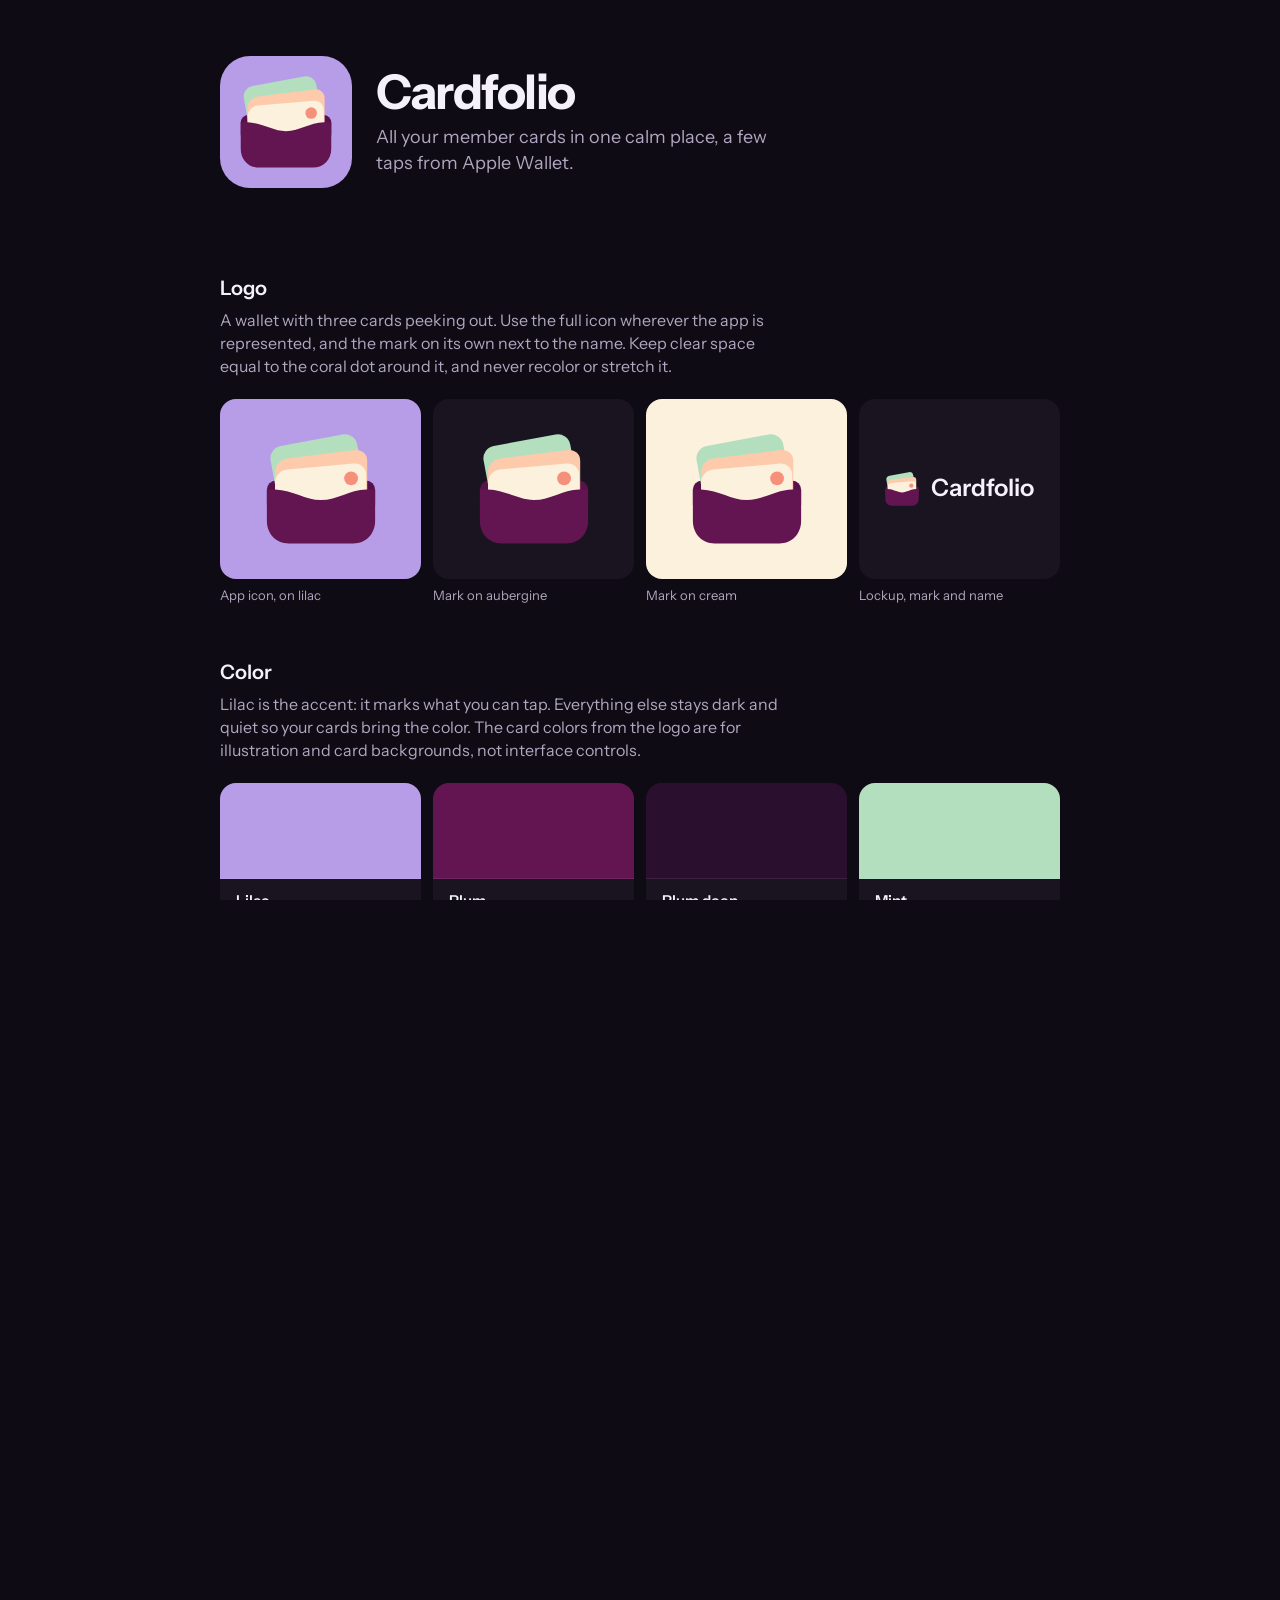
<file: brand.html>
<!doctype html>
<html lang="en">
<head>
  <meta charset="utf-8">
  <meta name="viewport" content="width=device-width, initial-scale=1, viewport-fit=cover">
  <meta name="theme-color" content="#0F0B14">
  <meta name="robots" content="noindex, nofollow">
  <title>Cardfolio brand</title>
  <link rel="icon" href="logo.svg" type="image/svg+xml">
  <link rel="preconnect" href="https://fonts.googleapis.com">
  <link rel="preconnect" href="https://fonts.gstatic.com" crossorigin>
  <link href="https://fonts.googleapis.com/css2?family=Instrument+Sans:wght@400;500;600;700&display=swap" rel="stylesheet">
  <link rel="stylesheet" href="styles.css">
  <style>
    .page { max-width: 880px; margin: 0 auto; padding: var(--s-8) var(--s-5) 64px; }
    .hero { display: flex; align-items: center; gap: var(--s-6); flex-wrap: wrap; padding: var(--s-6) 0 var(--s-8); }
    .hero .app-icon { margin: 0; width: 132px; height: 132px; border-radius: 30px; }
    .hero h1 { font: 700 48px/1 var(--font); letter-spacing: -0.03em; margin: 0 0 var(--s-2); }
    .hero p { color: var(--text-2); font: var(--t-body); font-size: 18px; margin: 0; max-width: 420px; }
    h2 { font: var(--t-title); margin: 56px 0 var(--s-2); }
    .lede { color: var(--text-2); margin: 0 0 var(--s-5); max-width: 560px; }
    .grid { display: grid; gap: var(--s-3); grid-template-columns: repeat(auto-fill, minmax(180px, 1fr)); }
    .tile { background: var(--surface-1); border-radius: var(--r-group); padding: var(--s-5); display: grid; place-items: center; min-height: 180px; }
    .tile > img { width: 110px; height: auto; }
    .tile--lilac { background: var(--lilac); }
    .tile--cream { background: var(--cream); }
    .tile-cap { font: var(--t-caption); color: var(--text-2); margin-top: var(--s-2); }
    .chip-swatch { border-radius: var(--r-group); overflow: hidden; background: var(--surface-1); }
    .chip-swatch div:first-child { height: 96px; box-shadow: inset 0 -1px 0 var(--hairline); }
    .chip-swatch div:last-child { padding: var(--s-3) var(--s-4); }
    .chip-swatch strong { display: block; font: var(--t-headline); font-size: 15px; }
    .chip-swatch code { font: 500 13px/1.4 ui-monospace, "SF Mono", Menlo, monospace; color: var(--text-2); }
    .chip-swatch span { display: block; font: var(--t-caption); color: var(--text-3); margin-top: 2px; }
    .type-row { display: flex; align-items: baseline; justify-content: space-between; gap: var(--s-4); padding: var(--s-4) 0; border-bottom: 1px solid var(--hairline); }
    .type-row code { font: 500 12px/1.4 ui-monospace, Menlo, monospace; color: var(--text-3); white-space: nowrap; }
    .demo { background: var(--surface-1); border-radius: var(--r-group); padding: var(--s-5); display: grid; gap: var(--s-4); }
    .demo-row { display: flex; gap: var(--s-3); flex-wrap: wrap; align-items: center; }
    .voice { display: grid; gap: var(--s-3); grid-template-columns: repeat(auto-fit, minmax(220px, 1fr)); }
    .voice div { background: var(--surface-1); border-radius: var(--r-group); padding: var(--s-5); }
    .voice strong { display: block; font: var(--t-headline); margin-bottom: var(--s-1); color: var(--lilac); }
    .voice p { margin: 0; color: var(--text-2); font: var(--t-callout); }
    .toast-demo { position: static; transform: none; opacity: 1; display: inline-block; }
    a { color: var(--lilac); }
  </style>
</head>
<body>
  <main class="page">
    <section class="hero">
      <img class="app-icon" src="logo.svg" alt="Cardfolio app icon">
      <div>
        <h1>Cardfolio</h1>
        <p>All your member cards in one calm place, a few taps from Apple Wallet.</p>
      </div>
    </section>

    <h2>Logo</h2>
    <p class="lede">A wallet with three cards peeking out. Use the full icon wherever the app is represented, and the mark on its own next to the name. Keep clear space equal to the coral dot around it, and never recolor or stretch it.</p>
    <div class="grid">
      <div><div class="tile tile--lilac"><img src="mark.svg" alt="Mark on lilac"></div><div class="tile-cap">App icon, on lilac</div></div>
      <div><div class="tile"><img src="mark.svg" alt="Mark on dark"></div><div class="tile-cap">Mark on aubergine</div></div>
      <div><div class="tile tile--cream"><img src="mark.svg" alt="Mark on cream"></div><div class="tile-cap">Mark on cream</div></div>
      <div><div class="tile"><div class="brand"><img class="brand-mark" src="mark.svg" alt=""><span style="font:var(--t-large);font-size:24px">Cardfolio</span></div></div><div class="tile-cap">Lockup, mark and name</div></div>
    </div>

    <h2>Color</h2>
    <p class="lede">Lilac is the accent: it marks what you can tap. Everything else stays dark and quiet so your cards bring the color. The card colors from the logo are for illustration and card backgrounds, not interface controls.</p>
    <div class="grid" id="brand-colors"></div>
    <p class="section-label" style="margin:24px 0 8px">Interface</p>
    <div class="grid" id="ui-colors"></div>

    <h2>Type</h2>
    <p class="lede">Instrument Sans, a crisp grotesque with a little warmth and quirk. Sentence case for every title, label and button.</p>
    <div>
      <div class="type-row"><span style="font:var(--t-large)">Large title</span><code>Instrument Sans 600 · 32/1.1</code></div>
      <div class="type-row"><span style="font:var(--t-title)">Title</span><code>Instrument Sans 600 · 20/1.25</code></div>
      <div class="type-row"><span style="font:var(--t-headline)">Headline</span><code>Instrument Sans 600 · 17/1.3</code></div>
      <div class="type-row"><span style="font:var(--t-body)">Body text for everything you read</span><code>Instrument Sans 400 · 16/1.45</code></div>
      <div class="type-row"><span style="font:var(--t-caption);color:var(--text-2)">Caption for labels and notes</span><code>Instrument Sans 400 · 13/1.35</code></div>
    </div>

    <h2>Components</h2>
    <p class="lede">One primary action per screen, in lilac. Secondary actions sit on a dark surface. Corners are soft: 12 for controls, 16 for groups, 14 for cards.</p>
    <div class="demo">
      <div class="demo-row">
        <button class="btn btn--primary">Add to Apple Wallet</button>
        <button class="btn btn--secondary">Copy number</button>
        <button class="btn btn--ghost">Skip</button>
        <button class="btn btn--danger">Delete card</button>
      </div>
      <div class="demo-row">
        <div class="seg" role="group" aria-label="Example"><button aria-pressed="true">Design</button><button aria-pressed="false">Details</button></div>
        <span class="switch"><input type="checkbox" checked aria-label="Example switch"><span></span></span>
        <span class="switch"><input type="checkbox" aria-label="Example switch off"><span></span></span>
        <button class="icon-btn icon-btn--primary" aria-label="Add"><svg viewBox="0 0 24 24"><path d="M12 5v14M5 12h14"/></svg></button>
        <span class="toast toast-demo">Card added</span>
      </div>
      <button class="option option--featured" style="margin:0">
        <span class="option-icon"><svg viewBox="0 0 24 24"><rect x="3" y="4" width="18" height="16" rx="3"/><circle cx="9" cy="10" r="1.8"/><path d="m21 16-5-5-9 9"/></svg></span>
        <span class="row-main"><span class="row-title" style="font-weight:600;display:block">From a screenshot</span><span class="row-sub" style="display:block">Logo, colors and barcode are picked up for you</span></span>
      </button>
    </div>

    <h2>Voice</h2>
    <div class="voice">
      <div><strong>Calm</strong><p>Short sentences. No exclamation marks, no hype. The app should feel like a tidy drawer.</p></div>
      <div><strong>Helpful</strong><p>Say what happens next: “Drag a box around the logo,” not “Select region.”</p></div>
      <div><strong>Personal</strong><p>It’s your wallet. Talk to one person, plainly, with a little warmth.</p></div>
    </div>

    <p class="section-note" style="margin:48px 0 0">Back to <a href="./">Cardfolio</a></p>
  </main>
  <script>
    const sw = (c) => `<div class="chip-swatch"><div style="background:${c[1]}"></div><div><strong>${c[0]}</strong><code>${c[1]}</code><span>${c[2]}</span></div></div>`;
    document.getElementById("brand-colors").innerHTML = [
      ["Lilac", "#B79DE8", "Accent, app icon"],
      ["Plum", "#621551", "Wallet, deep accents"],
      ["Plum deep", "#2B0F2E", "Text on lilac"],
      ["Mint", "#B3DFBE", "Illustration"],
      ["Peach", "#FECAAC", "Illustration"],
      ["Cream", "#FCF1DC", "Illustration"],
      ["Coral", "#F7907A", "Highlights"],
    ].map(sw).join("");
    document.getElementById("ui-colors").innerHTML = [
      ["Background", "#0F0B14", "App background"],
      ["Surface 1", "#19141F", "Groups, panels"],
      ["Surface 2", "#231C2B", "Secondary buttons"],
      ["Surface 3", "#30273A", "Pressed, tracks"],
      ["Text", "#F5F1FA", "Primary text"],
      ["Text muted", "#B0A6BF", "Labels"],
      ["Danger", "#FF7A88", "Destructive actions"],
    ].map(sw).join("");
  </script>
</body>
</html>
</file>
<file: styles.css>
/* =========================================================
   Cardfolio design system
   Brand: lilac on aubergine. The interface stays quiet and dark
   so your cards carry the color; lilac marks what you can act on.
   ========================================================= */
:root {
  /* Brand palette (from the logo) */
  --lilac: #B79DE8;
  --lilac-soft: rgba(183, 157, 232, 0.16);
  --lilac-line: rgba(183, 157, 232, 0.45);
  --plum: #621551;
  --plum-deep: #2B0F2E;
  --mint: #B3DFBE;
  --peach: #FECAAC;
  --cream: #FCF1DC;
  --coral: #F7907A;

  /* Interface color */
  --bg: #0F0B14;
  --surface-1: #19141F;
  --surface-2: #231C2B;
  --surface-3: #30273A;
  --hairline: rgba(214, 196, 255, 0.10);
  --text-1: #F5F1FA;
  --text-2: #B0A6BF;
  --text-3: #7D7289;
  --accent: var(--lilac);
  --on-accent: var(--plum-deep);
  --inverse: var(--plum-deep);
  --danger: #FF7A88;
  --focus: var(--lilac);

  /* Type */
  --font: "Instrument Sans", -apple-system, "SF Pro Text", system-ui, "Segoe UI", sans-serif;
  --t-large: 600 32px/1.1 var(--font);
  --t-title: 600 20px/1.25 var(--font);
  --t-headline: 600 17px/1.3 var(--font);
  --t-body: 400 16px/1.45 var(--font);
  --t-callout: 400 15px/1.4 var(--font);
  --t-caption: 400 13px/1.35 var(--font);

  /* Shape */
  --r-control: 12px;
  --r-group: 16px;
  --r-card: 14px;
  --r-pill: 999px;

  /* Space (4pt grid) */
  --s-1: 4px; --s-2: 8px; --s-3: 12px; --s-4: 16px; --s-5: 20px; --s-6: 24px; --s-8: 32px;

  --ease: cubic-bezier(0.2, 0.8, 0.2, 1);
  color-scheme: dark;
  box-sizing: border-box;
  padding-top: env(safe-area-inset-top, 0px);
  padding-bottom: env(safe-area-inset-bottom, 0px);
}
*, *::before, *::after { box-sizing: inherit; }
html { background: var(--bg); -webkit-text-size-adjust: 100%; scroll-padding-top: env(safe-area-inset-top, 0px); }
body { margin: 0; background: var(--bg); color: var(--text-1); font: var(--t-body); -webkit-font-smoothing: antialiased; -webkit-tap-highlight-color: transparent; }
button, input, select, textarea { font: inherit; color: inherit; }
button { cursor: pointer; }
[hidden] { display: none !important; }
:focus { outline: none; }
:focus-visible { outline: 2px solid color-mix(in srgb, var(--focus) 70%, transparent); outline-offset: 3px; border-radius: 10px; }
@media (hover: none) and (pointer: coarse) { :focus-visible { outline: none; } }
dialog:focus, dialog:focus-visible { outline: none; }
/* Cards never show a selection outline from a tap; keyboards get a soft glow instead */
.pass:focus, .pass:focus-visible { outline: none; }
@media (hover: hover) { .stack .pass:focus-visible { box-shadow: 0 0 0 3px color-mix(in srgb, var(--focus) 55%, transparent); } }
img { max-width: 100%; }

/* iOS 26+ blurs the top edge of web pages under the status bar (the Liquid Glass
   scroll edge effect) whenever the page itself scrolls under it. So the page never
   scrolls: only the home screen's own area does, and it starts below the status bar.
   The solid strip covers the status bar area as a second guard. */
html, body { height: 100%; overflow: hidden; overscroll-behavior: none; }
#home {
  height: 100%; overflow-y: auto; -webkit-overflow-scrolling: touch; overscroll-behavior: contain;
}
.lock { height: 100%; overflow-y: auto; }
body::before {
  content: ""; position: fixed; top: 0; left: 0; right: 0; z-index: 40;
  height: max(12px, env(safe-area-inset-top, 0px));
  background: var(--bg); pointer-events: none;
}

/* ---------- Buttons ---------- */
.btn {
  display: inline-flex; align-items: center; justify-content: center; gap: var(--s-2);
  min-height: 48px; padding: 0 var(--s-5);
  border: 0; border-radius: var(--r-control);
  font: var(--t-headline); font-size: 16px;
  transition: transform 0.12s var(--ease), opacity 0.12s;
}
.btn:active { transform: scale(0.98); opacity: 0.85; }
.btn:disabled { opacity: 0.4; pointer-events: none; }
.btn--primary { background: var(--accent); color: var(--on-accent); }
.btn--secondary { background: var(--surface-2); color: var(--text-1); }
.btn--ghost { background: transparent; color: var(--text-1); }
.btn--danger { background: transparent; color: var(--danger); }
.btn--small { min-height: 36px; padding: 0 var(--s-4); font-size: 15px; border-radius: 10px; }
.btn--block { width: 100%; }
.btn svg { width: 18px; height: 18px; fill: none; stroke: currentColor; stroke-width: 1.8; stroke-linecap: round; stroke-linejoin: round; }
.btn-row { display: flex; gap: var(--s-2); flex-wrap: wrap; }
.btn-row > .btn { flex: 1 1 auto; white-space: nowrap; }
.tool .btn--small { padding: 0 var(--s-3); }

.icon-btn {
  width: 40px; height: 40px; border-radius: 50%; border: 0;
  display: grid; place-items: center; background: var(--surface-2);
}
.icon-btn svg { width: 20px; height: 20px; fill: none; stroke: var(--text-1); stroke-width: 2; stroke-linecap: round; stroke-linejoin: round; }
#open-settings svg { stroke-width: 1.8; }
.icon-btn svg circle { fill: var(--text-1); stroke: none; }
.icon-btn--primary { background: var(--accent); }
.icon-btn--primary svg { stroke: var(--on-accent); }
.text-btn { background: none; border: 0; border-radius: 10px; padding: var(--s-2) var(--s-1); font: var(--t-callout); font-size: 16px; color: var(--text-2); }
.text-btn--strong { color: var(--accent); font-weight: 600; }

/* ---------- Segmented control ---------- */
.seg {
  display: inline-grid; grid-auto-flow: column; grid-auto-columns: 1fr;
  background: var(--surface-2); border-radius: 10px; padding: 2px; gap: 2px;
}
.seg button {
  border: 0; background: transparent; color: var(--text-2);
  font: var(--t-caption); font-size: 14px; font-weight: 500;
  padding: 7px 14px; border-radius: 8px; white-space: nowrap;
}
.seg button[aria-pressed="true"] { background: var(--lilac-soft); color: var(--accent); box-shadow: inset 0 0 0 1px var(--lilac-line); }
.seg--full { display: grid; width: 100%; }

/* ---------- Switch ---------- */
.switch { position: relative; width: 50px; height: 30px; flex: none; }
.switch input { position: absolute; inset: 0; opacity: 0; margin: 0; cursor: pointer; z-index: 1; }
.switch span { position: absolute; inset: 0; border-radius: var(--r-pill); background: var(--surface-3); transition: background 0.2s; }
.switch span::after { content: ""; position: absolute; top: 3px; left: 3px; width: 24px; height: 24px; border-radius: 50%; background: #fff; transition: transform 0.2s var(--ease); }
.switch input:checked + span { background: var(--accent); }
.switch input:checked + span::after { transform: translateX(20px); background: var(--on-accent); }
.switch input:focus-visible + span { outline: 2px solid var(--focus); outline-offset: 2px; }

/* ---------- Grouped list ---------- */
.group { background: var(--surface-1); border-radius: var(--r-group); overflow: hidden; }
.group + .group, .section-label + .group { margin-top: var(--s-2); }
.section-label { font: var(--t-caption); color: var(--text-2); margin: var(--s-6) var(--s-4) 0; }
.section-note { font: var(--t-caption); color: var(--text-3); margin: var(--s-2) var(--s-4) 0; }
.row {
  display: flex; align-items: center; gap: var(--s-3);
  min-height: 52px; padding: var(--s-3) var(--s-4);
  border-bottom: 1px solid var(--hairline); width: 100%;
  background: none; border-left: 0; border-right: 0; border-top: 0; text-align: left;
}
.row:last-child { border-bottom: 0; }
.row-main { flex: 1; min-width: 0; }
.row-title { font: var(--t-body); }
.row-sub { font: var(--t-caption); color: var(--text-2); margin-top: 2px; }
.row-value { color: var(--text-2); font: var(--t-callout); }
.row-chevron { width: 8px; height: 14px; fill: none; stroke: var(--text-3); stroke-width: 2; flex: none; }
button.row:active { background: var(--surface-2); }

/* ---------- Inputs ---------- */
.field { display: block; padding: var(--s-2) var(--s-4) var(--s-3); border-bottom: 1px solid var(--hairline); }
.field:last-child { border-bottom: 0; }
.field-label { display: block; font: var(--t-caption); color: var(--text-2); margin-bottom: 2px; }
.field input, .field select, .field textarea {
  display: block; width: 100%; background: transparent; border: 0; padding: 4px 0; font: var(--t-body); outline: none;
  -webkit-appearance: none; appearance: none;
}
.field select { background-image: linear-gradient(45deg, transparent 50%, var(--text-3) 50%), linear-gradient(135deg, var(--text-3) 50%, transparent 50%); background-position: calc(100% - 10px) 55%, calc(100% - 5px) 55%; background-size: 5px 5px; background-repeat: no-repeat; }
.field input::placeholder, .field textarea::placeholder { color: var(--text-3); }
.field textarea { resize: none; min-height: 72px; }
.field:focus-within .field-label { color: var(--text-1); }
.field-pair { display: grid; grid-template-columns: 1fr 1.4fr; }
.field-pair .field:first-child { border-right: 1px solid var(--hairline); }
.field-pair--wide-first { grid-template-columns: 1.4fr 1fr; }
.input-solo {
  width: 100%; background: var(--surface-1); border: 1px solid var(--hairline); border-radius: var(--r-control);
  padding: 13px var(--s-4); font: var(--t-body);
}
input[type="range"] { width: 100%; accent-color: var(--accent); }

/* ---------- Add chips (progressive disclosure) ---------- */
.add-chips { display: flex; flex-wrap: wrap; gap: var(--s-2); margin-top: var(--s-3); }
.add-chip {
  border: 1px dashed var(--lilac-line); background: transparent; color: var(--accent);
  border-radius: var(--r-pill); padding: 8px 14px; font: var(--t-callout); font-weight: 500;
}
.add-chip:active { background: var(--lilac-soft); }
.field-label--row { display: flex; justify-content: space-between; align-items: center; }
.field-remove { background: none; border: 0; padding: 0; font: var(--t-caption); color: var(--text-3); }
.tool .group { background: var(--surface-2); }

/* ---------- Swatches ---------- */
.swatches { display: flex; flex-wrap: wrap; gap: 10px; }
.swatch {
  width: 34px; height: 34px; border-radius: 50%; border: 0; padding: 0;
  box-shadow: inset 0 0 0 1px rgba(255,255,255,.14);
  position: relative;
}
.swatch[aria-checked="true"]::after { content: ""; position: absolute; inset: -4px; border-radius: 50%; border: 2px solid var(--accent); }
.swatch--custom { background: conic-gradient(#ff6b6b, #ffd166, #06d6a0, #4cc9f0, #7b61ff, #ff6b6b); overflow: visible; }
.swatch--custom input { position: absolute; inset: 0; opacity: 0; width: 100%; height: 100%; border: 0; padding: 0; }
.swatch-label { font: var(--t-caption); color: var(--text-2); margin: 0 0 var(--s-2); }

/* ---------- App bar / home ---------- */
.appbar {
  display: flex; align-items: center; justify-content: space-between; max-width: 520px; margin: 0 auto;
  padding: calc(var(--s-4) + 6px) var(--s-5) var(--s-3); /* a little breathing room under the status bar */
  /* stays at the top while the cards scroll; the shadow trick paints the background full width */
  position: sticky; top: 0; z-index: 20; background: var(--bg);
  box-shadow: 0 0 0 100vmax var(--bg); clip-path: inset(0 -100vmax);
}
.appbar::after { content: ""; position: absolute; left: -100vmax; right: -100vmax; bottom: 0; height: 1px; background: var(--hairline); opacity: 0; transition: opacity 0.2s; }
.appbar.is-scrolled::after { opacity: 1; }
.large-title { font: var(--t-large); letter-spacing: -0.02em; margin: 0; }
.appbar-actions { display: flex; gap: var(--s-2); }
.search {
  display: flex; align-items: center; gap: var(--s-2);
  max-width: 480px; margin: 0 auto var(--s-4); margin-inline: var(--s-5);
  background: var(--surface-1); border-radius: var(--r-control); padding: 0 var(--s-3);
}
@media (min-width: 520px) { .search { margin-inline: auto; } }
.search svg { width: 18px; height: 18px; fill: none; stroke: var(--text-3); stroke-width: 2; stroke-linecap: round; flex: none; }
.search input { flex: 1; background: transparent; border: 0; padding: 11px 0; outline: none; font: var(--t-body); }

/* Brand logo */
.brand { display: flex; align-items: center; gap: var(--s-3); }
.brand-mark { width: 34px; height: 34px; display: block; }
.app-icon { display: block; width: 112px; height: 112px; border-radius: 26px; margin: 0 auto var(--s-6); }
.app-icon--small { width: 64px; height: 64px; border-radius: 15px; margin-bottom: 0; }

.empty { max-width: 340px; margin: 10vh auto 0; padding: 0 var(--s-6); text-align: center; }
.empty h2 { font: var(--t-title); margin: 0 0 var(--s-2); }
.empty p { color: var(--text-2); font: var(--t-callout); margin: 0 0 var(--s-6); }

/* ---------- Stack ---------- */
.stack { max-width: 480px; margin: 0 auto; padding: 0 var(--s-5) var(--s-8); }
.stack .pass { cursor: pointer; transition: transform 0.25s var(--ease); }
.stack .pass + .pass { margin-top: calc(-1 * var(--pass-h) + 66px); }
.stack .pass:active { transform: translateY(-8px); }
.stack { --pass-h: calc((min(100vw, 480px) - 40px) * 1.28); }

/* =========================================================
   The pass. Mirrors the layout of an Apple Wallet store card
   so what you design here is what you get in Wallet.
   ========================================================= */
.pass {
  --bg: #1C1C1E; --fg: #FFFFFF; --label: rgba(255,255,255,.65);
  position: relative; width: 100%;
  aspect-ratio: 1 / 1.28;
  border-radius: var(--r-card);
  background: var(--bg); color: var(--fg);
  display: flex; flex-direction: column;
  overflow: hidden;
  box-shadow: 0 0 0 1px rgba(255,255,255,.06) inset, 0 12px 30px rgba(0,0,0,.5);
  user-select: none; -webkit-user-select: none;
  font-family: -apple-system, "SF Pro Text", "Helvetica Neue", system-ui, sans-serif;
}
.pass-head { display: flex; align-items: center; justify-content: space-between; gap: var(--s-3); height: 66px; padding: 0 var(--s-4); flex: none; }
.pass-brand { display: flex; align-items: center; gap: var(--s-2); min-width: 0; height: 100%; }
.pass-logo { max-height: 34px; max-width: 160px; object-fit: contain; display: block; }
.pass-logotext { font: var(--t-headline); white-space: nowrap; overflow: hidden; text-overflow: ellipsis; }
.pass-brand-zone { height: 100%; display: flex; align-items: center; min-width: 0; flex: 1; margin-left: -8px; padding-left: 8px; }
.logo-placeholder {
  display: grid; place-items: center; width: 84px; height: 34px; border-radius: 8px;
  border: 1.5px dashed color-mix(in srgb, var(--fg) 45%, transparent); color: var(--label);
  font-size: 12px; font-weight: 500; flex: none;
}
.pass-headfield { text-align: right; flex: none; }
.pass-label { font-size: 10px; line-height: 1.2; color: var(--label); font-weight: 500; letter-spacing: 0.02em; }
.pass-value { font-size: 15px; line-height: 1.3; font-weight: 500; }
.pass-strip { width: 100%; aspect-ratio: 375 / 123; flex: none; background-size: cover; background-position: center; }
/* Member info: mirrors Apple Wallet's store card (primary field large, secondary row below) */
.pass-member { padding: var(--s-3) var(--s-4) 0; min-height: 96px; }
.pass-primary .pass-value { font-size: 26px; line-height: 1.15; font-weight: 400; letter-spacing: -0.01em; overflow-wrap: anywhere; }
.pass-secondary { display: flex; gap: var(--s-5); margin-top: var(--s-3); }
.pass-secondary .pass-value { font-size: 15px; }
.member-empty { font-size: 13px; color: var(--label); padding: 30px 0; text-align: center; }
.pass-fields { display: flex; flex-direction: column; gap: var(--s-2); padding: var(--s-3) var(--s-4) 0; }
.pass--center .pass-fields { align-items: center; text-align: center; }
.pass-fields > div { min-width: 0; }
.pass-fields .pass-value { white-space: nowrap; overflow: hidden; text-overflow: ellipsis; }
.pass-code { margin-top: auto; padding: var(--s-4); display: flex; justify-content: center; }
.code-box {
  background: #fff; color: #000; border-radius: 8px;
  padding: 10px 12px 8px; display: flex; flex-direction: column; align-items: center; gap: 4px;
  max-width: 100%;
}
.code-box svg { display: block; height: 64px; width: auto; max-width: 100%; }
.code-box--square svg { height: 112px; width: 112px; }
.code-alt { font-size: 11px; letter-spacing: 0.06em; font-variant-numeric: tabular-nums; }
.code-box--add { background: transparent; border: 1.5px dashed color-mix(in srgb, var(--fg) 40%, transparent); padding: 18px 22px; }
.code-box--add .code-empty { color: var(--label); padding: 0; text-align: center; }
.code-empty { font: var(--t-caption); color: #6b6b74; padding: 14px 18px; }

/* Interactive zones in preview editing */
.pass--edit [data-zone] { position: relative; cursor: pointer; }
.pass--edit [data-zone]::after {
  content: ""; position: absolute; inset: 4px; border-radius: 10px;
  border: 1.5px dashed color-mix(in srgb, var(--fg) 30%, transparent);
  opacity: 0; transition: opacity 0.15s; pointer-events: none;
}
.pass--edit:not(.pass--pristine) [data-zone]::after { opacity: 1; }
.pass--edit [data-zone].is-active::after { opacity: 1; border-style: solid; border-color: var(--fg); }
.pass--edit.is-bg-active { box-shadow: 0 0 0 2px var(--accent), 0 12px 30px rgba(0,0,0,.5); }
.strip-empty { display: grid; place-items: center; height: 100%; font: var(--t-caption); color: var(--label); }
.pass-placeholder { opacity: 0.5; }

/* ---------- Sheets ---------- */
.sheet {
  width: 100%; height: 100%; max-width: 100%; max-height: 100%;
  margin: 0; padding: 0; border: 0;
  background: var(--bg); color: var(--text-1);
}
.sheet[open] { display: flex; flex-direction: column; animation: sheet-in 0.32s var(--ease); }
.sheet::backdrop { background: rgba(0,0,0,.7); }
@keyframes sheet-in { from { transform: translateY(32px); opacity: 0; } to { transform: none; opacity: 1; } }
.sheet-bar {
  display: grid; grid-template-columns: 1fr auto 1fr; align-items: center;
  padding: calc(var(--s-2) + env(safe-area-inset-top, 0px)) var(--s-3) var(--s-2);
  flex: none; background: var(--bg);
}
.sheet-bar > :first-child { justify-self: start; }
.sheet-bar > :last-child { justify-self: end; }
.sheet-title { font: var(--t-headline); margin: 0; text-align: center; }
.sheet-body { flex: 1; overflow-y: auto; -webkit-overflow-scrolling: touch; padding: var(--s-2) var(--s-5) calc(var(--s-8) + env(safe-area-inset-bottom, 0px)); }
.sheet-body > * { max-width: 480px; margin-left: auto; margin-right: auto; }
.sheet-foot { flex: none; padding: var(--s-3) var(--s-5) calc(var(--s-3) + env(safe-area-inset-bottom, 0px)); background: var(--bg); border-top: 1px solid var(--hairline); }
.sheet-foot > * { max-width: 480px; margin: 0 auto; }
.sheet-lede { color: var(--text-2); font: var(--t-callout); margin: var(--s-2) 0 var(--s-5); }
.sheet-h { font: var(--t-title); margin: var(--s-2) 0 var(--s-1); }

/* New card options */
.option {
  display: flex; gap: var(--s-4); align-items: center; text-align: left; width: 100%;
  background: var(--surface-1); border: 0; border-radius: var(--r-group);
  padding: var(--s-4); margin-bottom: var(--s-2);
}
.option:active { background: var(--surface-2); }
.option-icon { width: 44px; height: 44px; border-radius: 12px; background: var(--surface-2); display: grid; place-items: center; flex: none; }
.option-icon svg { width: 22px; height: 22px; fill: none; stroke: var(--text-1); stroke-width: 1.7; stroke-linecap: round; stroke-linejoin: round; }
.option--featured { background: var(--accent); color: var(--on-accent); }
.option--featured:active { background: #A68AD9; }
.option--featured .option-icon { background: rgba(43, 15, 46, 0.12); }
.option--featured .option-icon svg { stroke: var(--on-accent); }
.option--featured .row-sub { color: rgba(43, 15, 46, 0.72); }

.divider { height: 1px; background: var(--hairline); margin: var(--s-4) var(--s-2) var(--s-4); }
.option--plain { background: transparent; }
.option--ready .row-sub { color: var(--accent); }
.btn--ready { box-shadow: none; }
.option--plain:active { background: var(--surface-1); }
.option--quiet { background: transparent; padding-top: var(--s-3); padding-bottom: var(--s-3); }
.option--quiet .option-icon { width: 36px; height: 36px; border-radius: 10px; }

/* Template suggestion in the editor */
.match-bar {
  display: grid; gap: var(--s-3); padding: var(--s-4); margin-bottom: var(--s-3);
  background: var(--lilac-soft); border: 1px solid var(--lilac-line); border-radius: var(--r-group); font: var(--t-callout);
}
.match-bar .btn-row > .btn { flex: 0 0 auto; }

/* Banner style picker */
.banner-options { display: grid; grid-template-columns: repeat(3, 1fr); gap: var(--s-2); }
.banner-option {
  position: relative; aspect-ratio: 375 / 123; border-radius: 10px; border: 0; padding: 0;
  background-size: cover; background-position: center; overflow: hidden;
}
.banner-option span { position: absolute; left: 6px; bottom: 4px; font-size: 11px; font-weight: 600; color: #fff; text-shadow: 0 1px 2px rgba(0,0,0,.5); }
.banner-option--none { background: var(--surface-2); color: var(--text-2); font: var(--t-caption); }
.banner-option[aria-checked="true"] { outline: 2px solid var(--accent); outline-offset: 2px; }

/* Logo picker */
.logo-grid { display: grid; grid-template-columns: repeat(3, 1fr); gap: var(--s-2); margin-top: var(--s-4); }
.logo-tile {
  display: grid; gap: 6px; justify-items: center; padding: var(--s-3) var(--s-2) var(--s-2);
  background: var(--surface-1); border: 0; border-radius: var(--r-control);
}
.logo-tile img { width: 100%; height: 44px; object-fit: contain; background: #FFFFFF; border-radius: 8px; padding: 6px; }
.logo-tile span { font: var(--t-caption); color: var(--text-2); text-align: center; }

/* Store list */
.store-row .monogram { width: 32px; height: 32px; border-radius: 8px; background: var(--surface-2); display: grid; place-items: center; font: var(--t-caption); font-weight: 600; flex: none; }
.monogram { overflow: hidden; }
.monogram--logo { background: #FFFFFF; padding: 3px; }
.monogram-logo { width: 80%; height: 80%; object-fit: contain; display: block; }
.store-row .monogram--large { width: 40px; height: 40px; border-radius: 10px; }

/* Editor */
.editor-preview { padding-top: var(--s-2); }
.editor-hint { text-align: center; color: var(--text-3); font: var(--t-caption); margin: var(--s-3) 0 0; }
.tool { background: var(--surface-1); border-radius: var(--r-group); padding: var(--s-4); margin-top: var(--s-4); }
.tool-title { font: var(--t-headline); margin: 0 0 var(--s-3); display: flex; justify-content: space-between; align-items: center; }
.tool-row { display: flex; align-items: center; justify-content: space-between; gap: var(--s-3); padding: var(--s-3) 0; border-top: 1px solid var(--hairline); }
.tool-row:first-of-type { border-top: 0; }
.tool-row label { font: var(--t-callout); }
.tool > .btn-row { margin-bottom: var(--s-2); }
.tool .input-solo { background: var(--surface-2); border-color: transparent; }
.tool-stack > * + * { margin-top: var(--s-3); }
.note { font: var(--t-caption); color: var(--text-2); margin: var(--s-2) 0 0; }

/* Crop */
.sheet--dark { background: #08060B; }
.crop-body { flex: 1; display: flex; flex-direction: column; min-height: 0; padding: 0 var(--s-4); }
.crop-hint { text-align: center; color: var(--text-2); font: var(--t-callout); margin: var(--s-1) 0 var(--s-3); }
.crop-stage-wrap { flex: 1; min-height: 0; display: grid; place-items: center; overflow: hidden; }
.crop-stage { position: relative; touch-action: none; max-height: 100%; }
.crop-stage img { display: block; max-width: 100%; max-height: calc(100vh - 230px); border-radius: 6px; pointer-events: none; }
.crop-sel {
  position: absolute; border: 2px solid var(--lilac); border-radius: 4px;
  box-shadow: 0 0 0 9999px rgba(0,0,0,.55);
}
.crop-sel::before, .crop-sel::after { content: ""; position: absolute; width: 14px; height: 14px; border: 3px solid var(--lilac); }
.crop-sel::before { right: -5px; bottom: -5px; border-left: 0; border-top: 0; }
.crop-sel::after { left: -5px; top: -5px; border-right: 0; border-bottom: 0; }

/* Camera */
.camera-view { flex: 1; display: grid; place-items: center; padding: var(--s-4); }
#camera-feed { width: 100%; max-width: 480px; border-radius: var(--r-group); overflow: hidden; background: #111; }

/* Detail */
.detail-actions { display: grid; gap: var(--s-2); margin-top: var(--s-5); }
.detail-hint { text-align: center; color: var(--text-3); font: var(--t-caption); margin: var(--s-3) 0 0; }

/* Signing steps */
.step { display: flex; gap: var(--s-3); padding: var(--s-4); border-bottom: 1px solid var(--hairline); }
.step:last-child { border-bottom: 0; }
.step-dot { width: 24px; height: 24px; border-radius: 50%; flex: none; display: grid; place-items: center; font: var(--t-caption); font-weight: 600; background: var(--surface-3); color: var(--text-2); }
.step.is-done .step-dot { background: var(--accent); color: var(--on-accent); }
.step-body { flex: 1; min-width: 0; }
.step-body p { margin: 2px 0 var(--s-3); color: var(--text-2); font: var(--t-caption); }
.step-body a { color: var(--accent); }

/* Lock */
.lock { position: fixed; inset: 0; z-index: 50; background: var(--bg); display: grid; place-items: center; }
.lock-inner { text-align: center; }
.lock-msg { color: var(--text-2); margin: var(--s-6) 0 var(--s-5); min-height: 1.4em; }
.pin-dots { display: flex; justify-content: center; gap: var(--s-4); margin-bottom: var(--s-8); }
.pin-dots i { width: 12px; height: 12px; border-radius: 50%; border: 1.5px solid var(--text-2); }
.pin-dots i.on { background: var(--accent); border-color: var(--accent); }
.pin-dots.shake { animation: shake 0.35s; }
@keyframes shake { 25% { transform: translateX(-8px); } 75% { transform: translateX(8px); } }
.keypad { display: grid; grid-template-columns: repeat(3, 76px); gap: var(--s-4) var(--s-5); }
.keypad button { width: 76px; height: 76px; border-radius: 50%; border: 0; background: var(--surface-2); font-size: 28px; font-weight: 400; }
.keypad button:active { background: var(--surface-3); }
.keypad .key-ghost { background: transparent; font-size: 15px; color: var(--text-2); }

/* Toast */
.toast {
  position: fixed; left: 50%; bottom: calc(var(--s-6) + env(safe-area-inset-bottom, 0px)); z-index: 100;
  transform: translate(-50%, 16px); opacity: 0; pointer-events: none;
  background: var(--accent); color: var(--on-accent); padding: 10px 18px; border-radius: var(--r-pill);
  font: var(--t-callout); font-weight: 500; max-width: calc(100vw - 40px); text-align: center;
  transition: opacity 0.2s, transform 0.2s var(--ease);
}
.toast.show { opacity: 1; transform: translate(-50%, 0); }
/* as a popover it lives in the top layer; keep our own position, not the popover default */
.toast[popover] { inset: auto; top: auto; right: auto; left: 50%; bottom: calc(var(--s-6) + env(safe-area-inset-bottom, 0px)); margin: 0; border: 0; overflow: visible; }
.toast { width: max-content; border-radius: 20px; line-height: 1.35; }
.wallet-note { margin: 8px 4px 0; font: var(--t-footnote, 13px/1.35 system-ui); color: var(--text-2); text-align: center; }

.spinner { width: 18px; height: 18px; border-radius: 50%; border: 2px solid currentColor; border-right-color: transparent; animation: spin 0.8s linear infinite; }
@keyframes spin { to { transform: rotate(360deg); } }

@media (prefers-reduced-motion: reduce) {
  *, *::before, *::after { animation-duration: 0.001ms !important; transition-duration: 0.001ms !important; }
}
</file>
